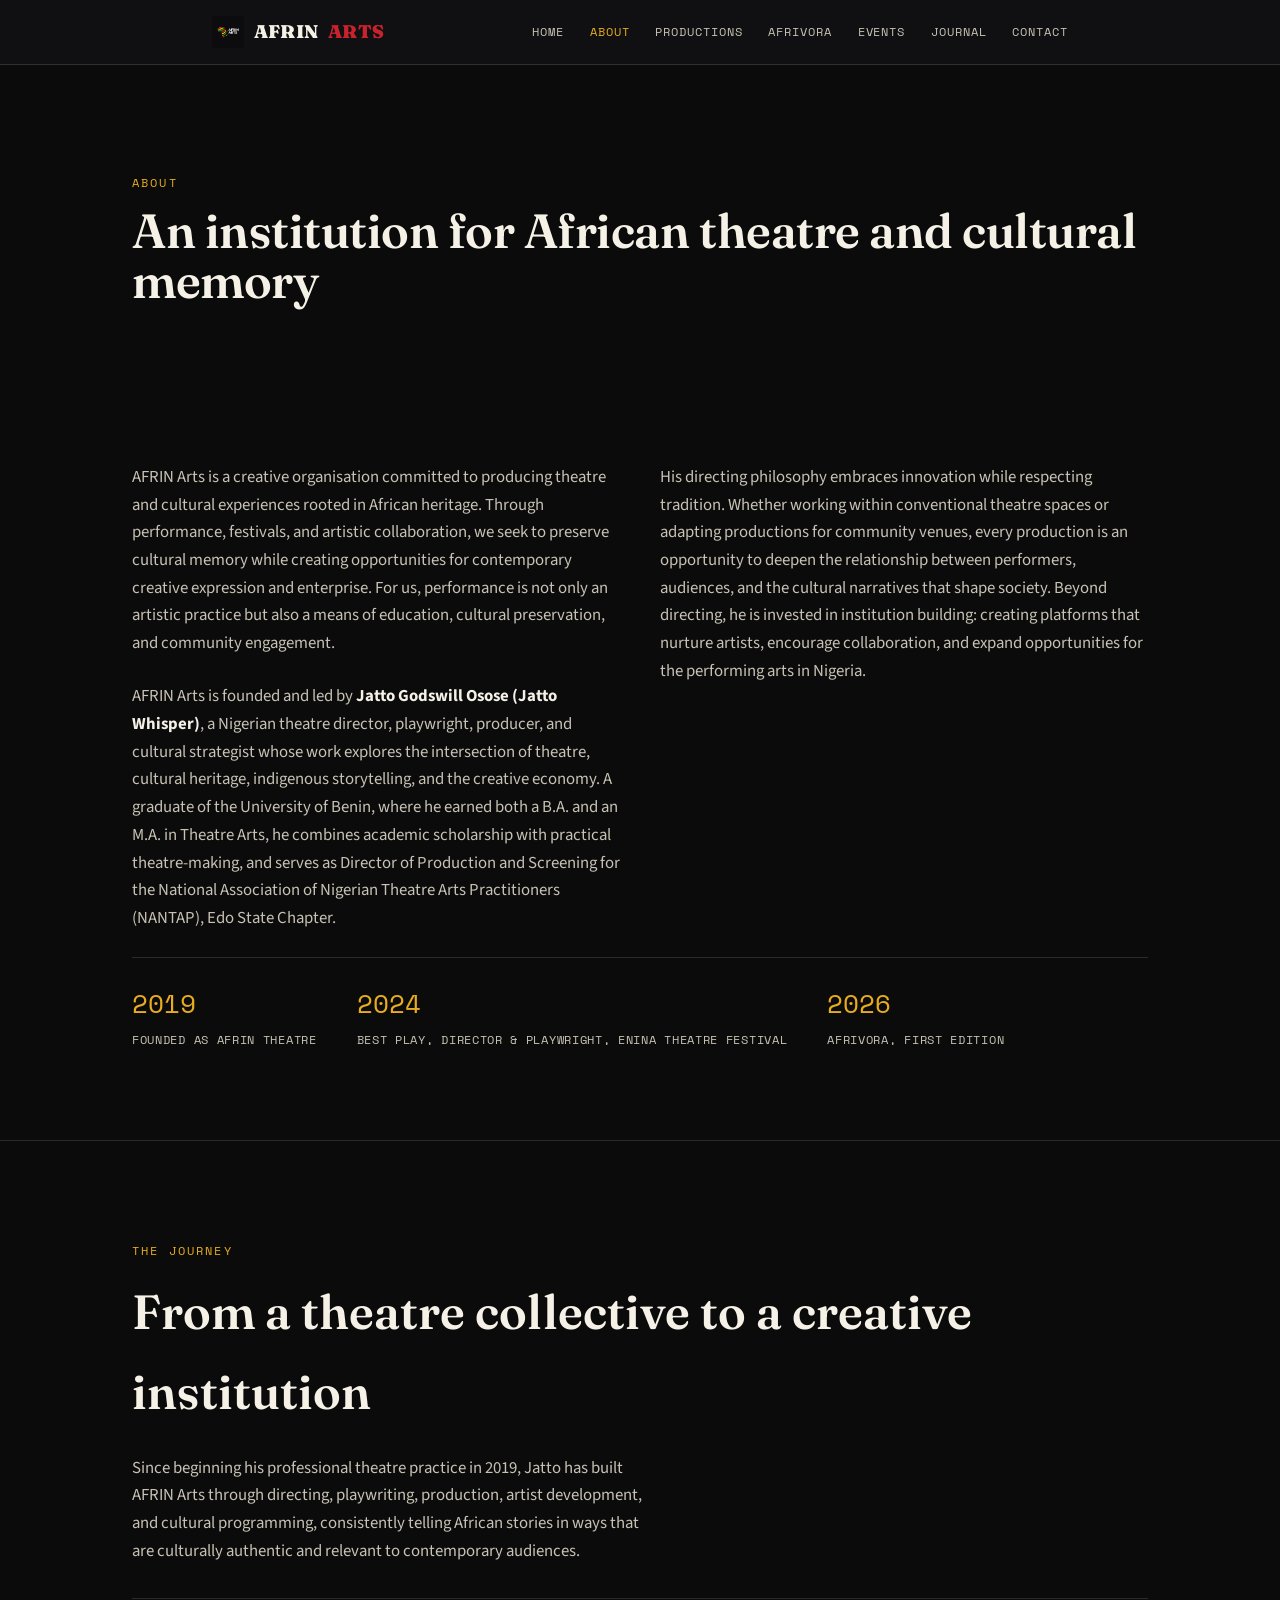
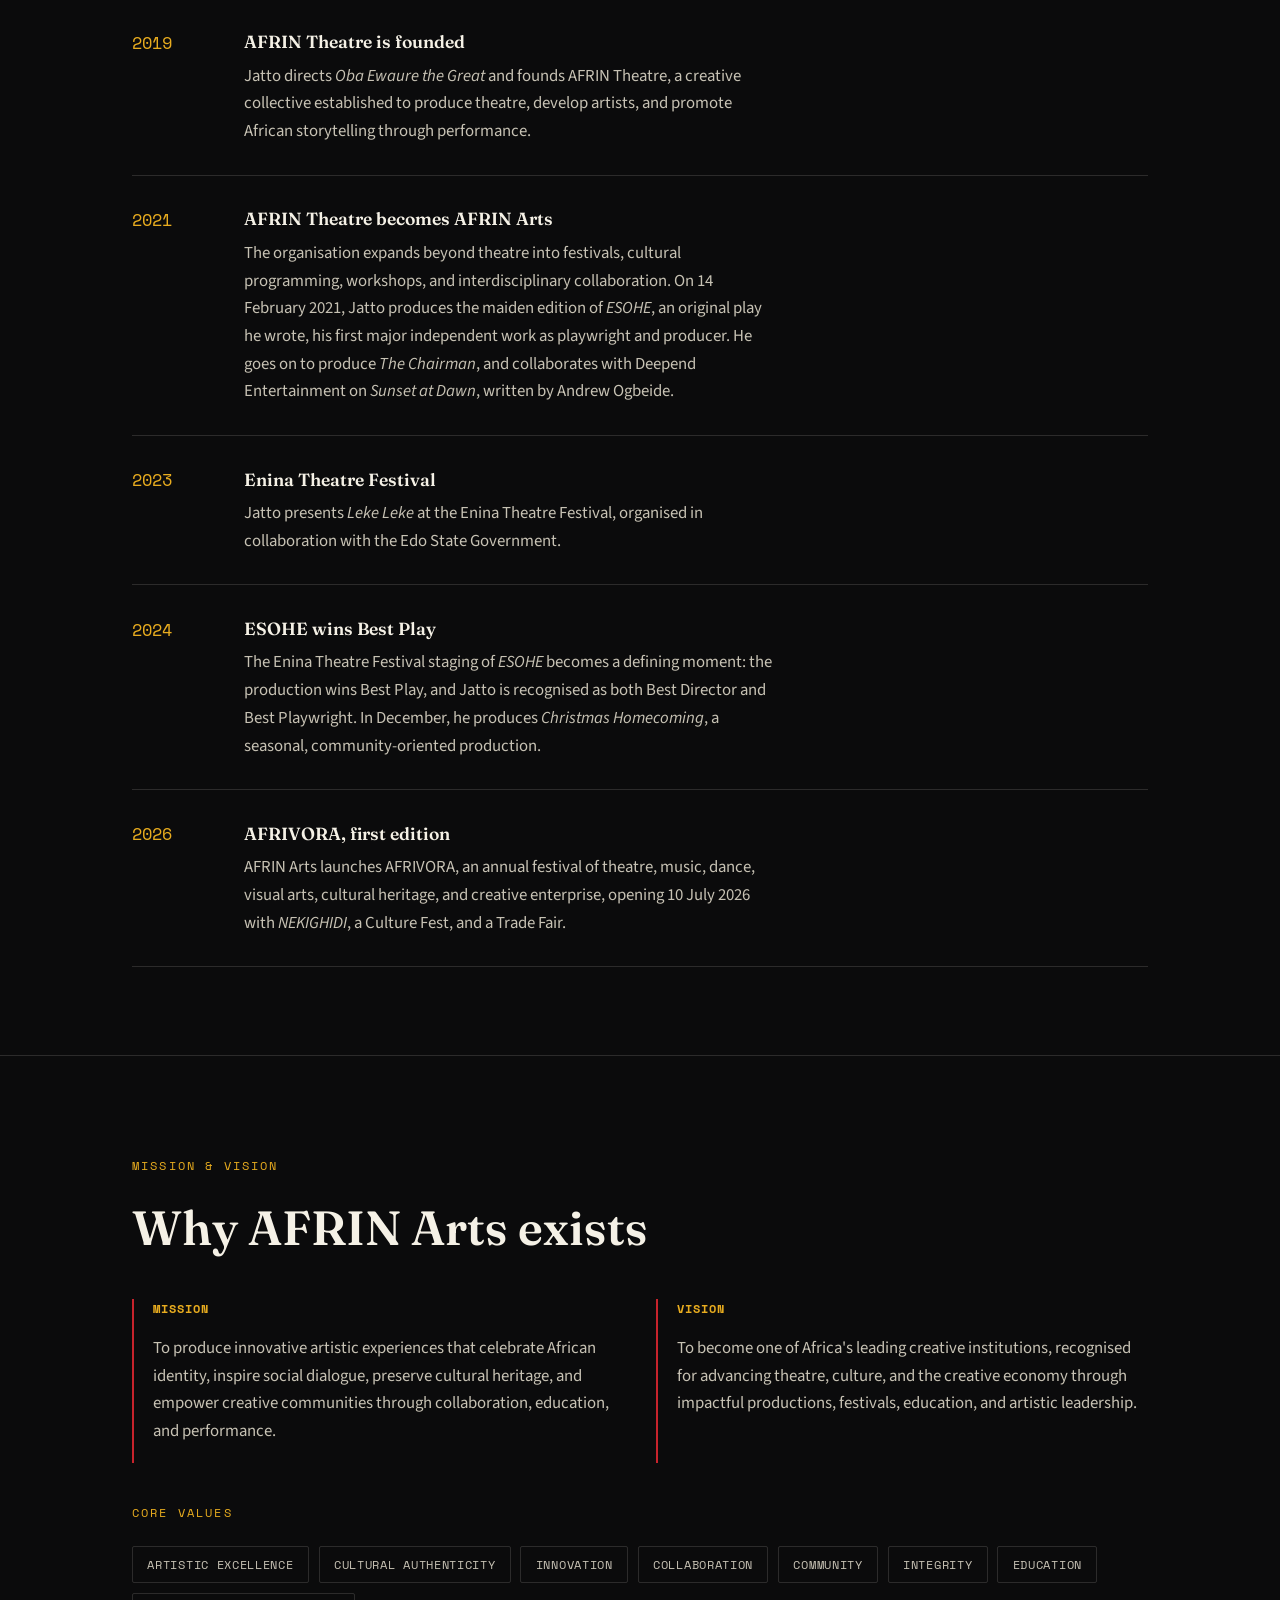
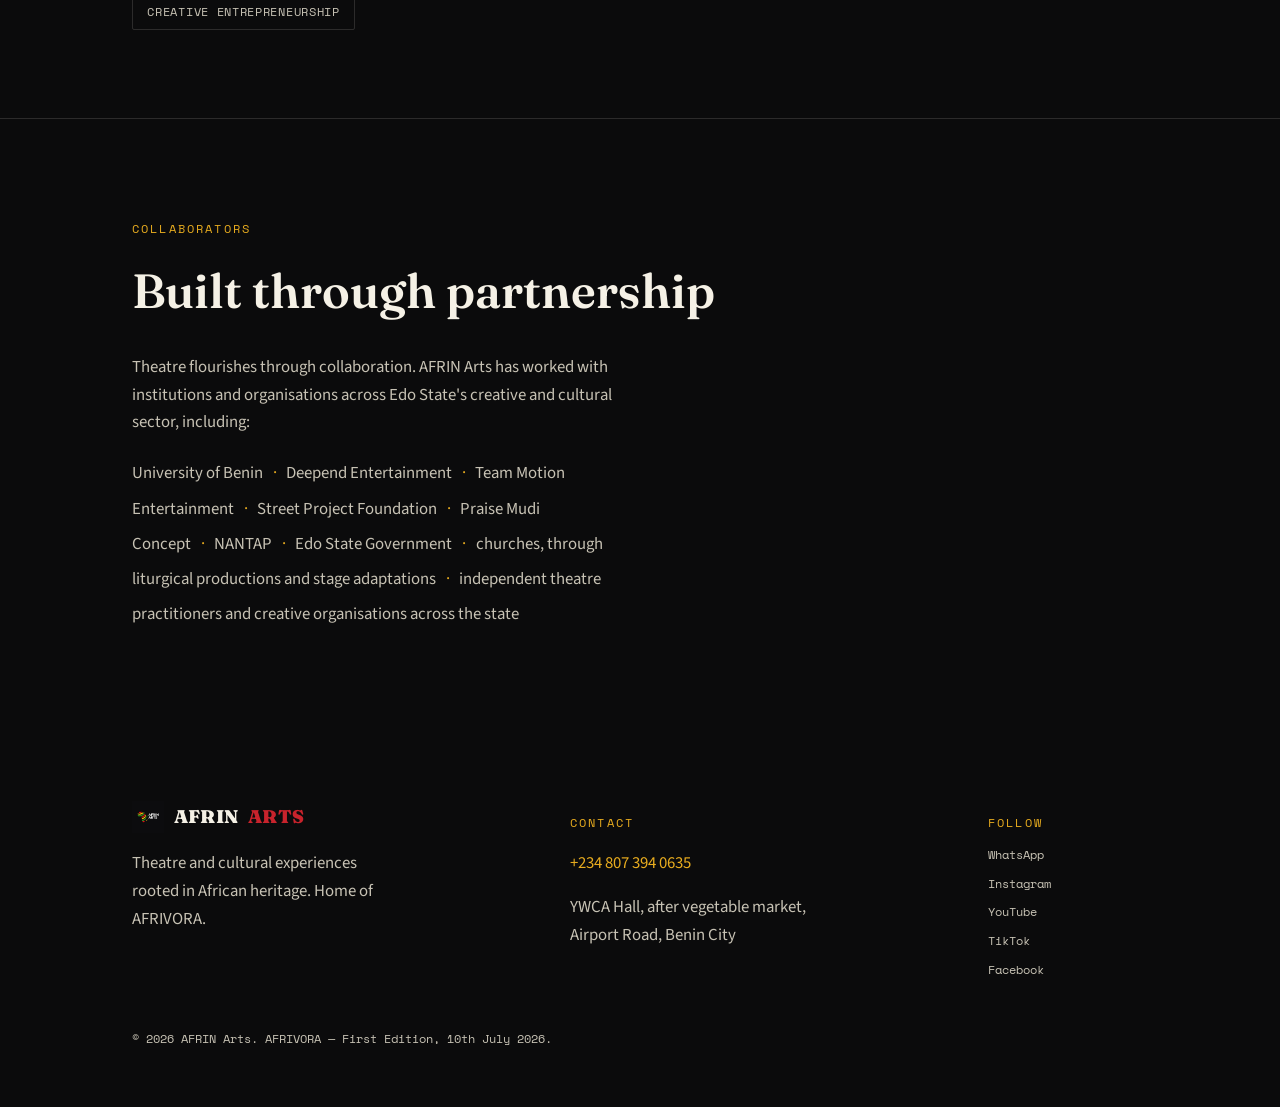
<file: about.html>
<!DOCTYPE html>
<html lang="en">
<head>
<meta charset="UTF-8">
<meta name="viewport" content="width=device-width, initial-scale=1.0">
<title>About AFRIN Arts — Theatre &amp; Cultural Institution, Benin City</title>
<meta name="description" content="AFRIN Arts is a creative organisation producing theatre and cultural experiences rooted in African heritage, founded by Jatto Godswill Osose (Jatto Whisper) in 2019.">
<link rel="preconnect" href="https://fonts.googleapis.com">
<link rel="preconnect" href="https://fonts.gstatic.com" crossorigin>
<link href="https://fonts.googleapis.com/css2?family=Fraunces:opsz,wght@9..144,400;9..144,600;9..144,900&family=Source+Sans+3:wght@400;500;600;700&family=Space+Mono:wght@400;700&display=swap" rel="stylesheet">
<link rel="stylesheet" href="styles.css">
</head>
<body>

<header class="site-nav">
  <div class="nav-inner">
    <div class="brand"><a href="index.html" style="display:flex;align-items:center;gap:0.6rem;text-decoration:none;"><img src="images/afrin-arts-logo.jpg" alt="AFRIN Arts logo"> AFRIN <span>ARTS</span></a></div>
    <nav class="links">
      <a href="index.html">Home</a>
      <a href="about.html" class="active">About</a>
      <a href="productions.html">Productions</a>
      <a href="afrivora.html">AFRIVORA</a>
      <a href="events.html">Events</a>
      <a href="journal.html">Journal</a>
      <a href="contact.html">Contact</a>
    </nav>
  </div>
</header>

<section class="hero no-border" style="padding-bottom:1rem;">
  <div class="wrap">
    <p class="eyebrow">About</p>
    <h1 style="font-size:var(--fs-h2);">An institution for African theatre and cultural memory</h1>
  </div>
</section>

<section id="about">
  <div class="wrap">
    <div class="about-grid">
      <p>AFRIN Arts is a creative organisation committed to producing theatre and cultural experiences rooted in African heritage. Through performance, festivals, and artistic collaboration, we seek to preserve cultural memory while creating opportunities for contemporary creative expression and enterprise. For us, performance is not only an artistic practice but also a means of education, cultural preservation, and community engagement.</p>
      <p>AFRIN Arts is founded and led by <strong>Jatto Godswill Osose (Jatto Whisper)</strong>, a Nigerian theatre director, playwright, producer, and cultural strategist whose work explores the intersection of theatre, cultural heritage, indigenous storytelling, and the creative economy. A graduate of the University of Benin, where he earned both a B.A. and an M.A. in Theatre Arts, he combines academic scholarship with practical theatre-making, and serves as Director of Production and Screening for the National Association of Nigerian Theatre Arts Practitioners (NANTAP), Edo State Chapter.</p>
      <p>His directing philosophy embraces innovation while respecting tradition. Whether working within conventional theatre spaces or adapting productions for community venues, every production is an opportunity to deepen the relationship between performers, audiences, and the cultural narratives that shape society. Beyond directing, he is invested in institution building: creating platforms that nurture artists, encourage collaboration, and expand opportunities for the performing arts in Nigeria.</p>
    </div>
    <div class="stat-row">
      <div class="stat"><span class="num">2019</span><span class="label">Founded as AFRIN Theatre</span></div>
      <div class="stat"><span class="num">2024</span><span class="label">Best Play, Director &amp; Playwright, Enina Theatre Festival</span></div>
      <div class="stat"><span class="num">2026</span><span class="label">AFRIVORA, first edition</span></div>
    </div>
  </div>
</section>

<section id="journey">
  <div class="wrap">
    <p class="eyebrow">The Journey</p>
    <h2>From a theatre collective to a creative institution</h2>
    <p>Since beginning his professional theatre practice in 2019, Jatto has built AFRIN Arts through directing, playwriting, production, artist development, and cultural programming, consistently telling African stories in ways that are culturally authentic and relevant to contemporary audiences.</p>

    <div class="timeline">
      <div class="tl-item">
        <div class="tl-year">2019</div>
        <div>
          <h4>AFRIN Theatre is founded</h4>
          <p>Jatto directs <em>Oba Ewaure the Great</em> and founds AFRIN Theatre, a creative collective established to produce theatre, develop artists, and promote African storytelling through performance.</p>
        </div>
      </div>
      <div class="tl-item">
        <div class="tl-year">2021</div>
        <div>
          <h4>AFRIN Theatre becomes AFRIN Arts</h4>
          <p>The organisation expands beyond theatre into festivals, cultural programming, workshops, and interdisciplinary collaboration. On 14 February 2021, Jatto produces the maiden edition of <em>ESOHE</em>, an original play he wrote, his first major independent work as playwright and producer. He goes on to produce <em>The Chairman</em>, and collaborates with Deepend Entertainment on <em>Sunset at Dawn</em>, written by Andrew Ogbeide.</p>
        </div>
      </div>
      <div class="tl-item">
        <div class="tl-year">2023</div>
        <div>
          <h4>Enina Theatre Festival</h4>
          <p>Jatto presents <em>Leke Leke</em> at the Enina Theatre Festival, organised in collaboration with the Edo State Government.</p>
        </div>
      </div>
      <div class="tl-item">
        <div class="tl-year">2024</div>
        <div>
          <h4>ESOHE wins Best Play</h4>
          <p>The Enina Theatre Festival staging of <em>ESOHE</em> becomes a defining moment: the production wins Best Play, and Jatto is recognised as both Best Director and Best Playwright. In December, he produces <em>Christmas Homecoming</em>, a seasonal, community-oriented production.</p>
        </div>
      </div>
      <div class="tl-item">
        <div class="tl-year">2026</div>
        <div>
          <h4>AFRIVORA, first edition</h4>
          <p>AFRIN Arts launches AFRIVORA, an annual festival of theatre, music, dance, visual arts, cultural heritage, and creative enterprise, opening 10 July 2026 with <em>NEKIGHIDI</em>, a Culture Fest, and a Trade Fair.</p>
        </div>
      </div>
    </div>
  </div>
</section>

<section>
  <div class="wrap">
    <p class="eyebrow">Mission &amp; Vision</p>
    <h2>Why AFRIN Arts exists</h2>
    <div class="mv-grid">
      <div class="mv-card">
        <h4>Mission</h4>
        <p>To produce innovative artistic experiences that celebrate African identity, inspire social dialogue, preserve cultural heritage, and empower creative communities through collaboration, education, and performance.</p>
      </div>
      <div class="mv-card">
        <h4>Vision</h4>
        <p>To become one of Africa's leading creative institutions, recognised for advancing theatre, culture, and the creative economy through impactful productions, festivals, education, and artistic leadership.</p>
      </div>
    </div>
    <p class="eyebrow" style="margin-top:2.5rem;">Core Values</p>
    <div class="values-grid">
      <span class="value-chip">Artistic Excellence</span>
      <span class="value-chip">Cultural Authenticity</span>
      <span class="value-chip">Innovation</span>
      <span class="value-chip">Collaboration</span>
      <span class="value-chip">Community</span>
      <span class="value-chip">Integrity</span>
      <span class="value-chip">Education</span>
      <span class="value-chip">Creative Entrepreneurship</span>
    </div>
  </div>
</section>

<section class="no-border">
  <div class="wrap">
    <p class="eyebrow">Collaborators</p>
    <h2>Built through partnership</h2>
    <p>Theatre flourishes through collaboration. AFRIN Arts has worked with institutions and organisations across Edo State's creative and cultural sector, including:</p>
    <p class="collab-list">
      University of Benin<span class="dot">·</span>Deepend Entertainment<span class="dot">·</span>Team Motion Entertainment<span class="dot">·</span>Street Project Foundation<span class="dot">·</span>Praise Mudi Concept<span class="dot">·</span>NANTAP<span class="dot">·</span>Edo State Government<span class="dot">·</span>churches, through liturgical productions and stage adaptations<span class="dot">·</span>independent theatre practitioners and creative organisations across the state
    </p>
  </div>
</section>

<footer id="contact">
  <div class="wrap">
    <div class="foot-grid">
      <div>
        <div class="brand"><img src="images/afrin-arts-logo.jpg" alt="AFRIN Arts logo"> AFRIN <span>ARTS</span></div>
        <p style="color:var(--ivory-dim); max-width:32ch;">Theatre and cultural experiences rooted in African heritage. Home of AFRIVORA.</p>
      </div>
      <div>
        <p class="eyebrow">Contact</p>
        <p><a class="contact" href="tel:+2348073940635">+234 807 394 0635</a></p>
        <p style="color:var(--ivory-dim);">YWCA Hall, after vegetable market,<br>Airport Road, Benin City</p>
      </div>
      <div>
        <p class="eyebrow">Follow</p>
        <p class="social-links">
          <a href="https://wa.me/2349036796700" target="_blank" rel="noopener">WhatsApp</a>
          <a href="https://www.instagram.com/jatto_whisper_afrin_arts" target="_blank" rel="noopener">Instagram</a>
          <a href="https://youtube.com/@jattowhispertheatre" target="_blank" rel="noopener">YouTube</a>
          <a href="https://www.tiktok.com/@jatto_whisper" target="_blank" rel="noopener">TikTok</a>
          <a href="https://www.facebook.com/AfrinArts" target="_blank" rel="noopener">Facebook</a>
        </p>
      </div>
    </div>
    <p class="fine">© 2026 AFRIN Arts. AFRIVORA — First Edition, 10th July 2026.</p>
  </div>
</footer>

</body>
</html>
</file>
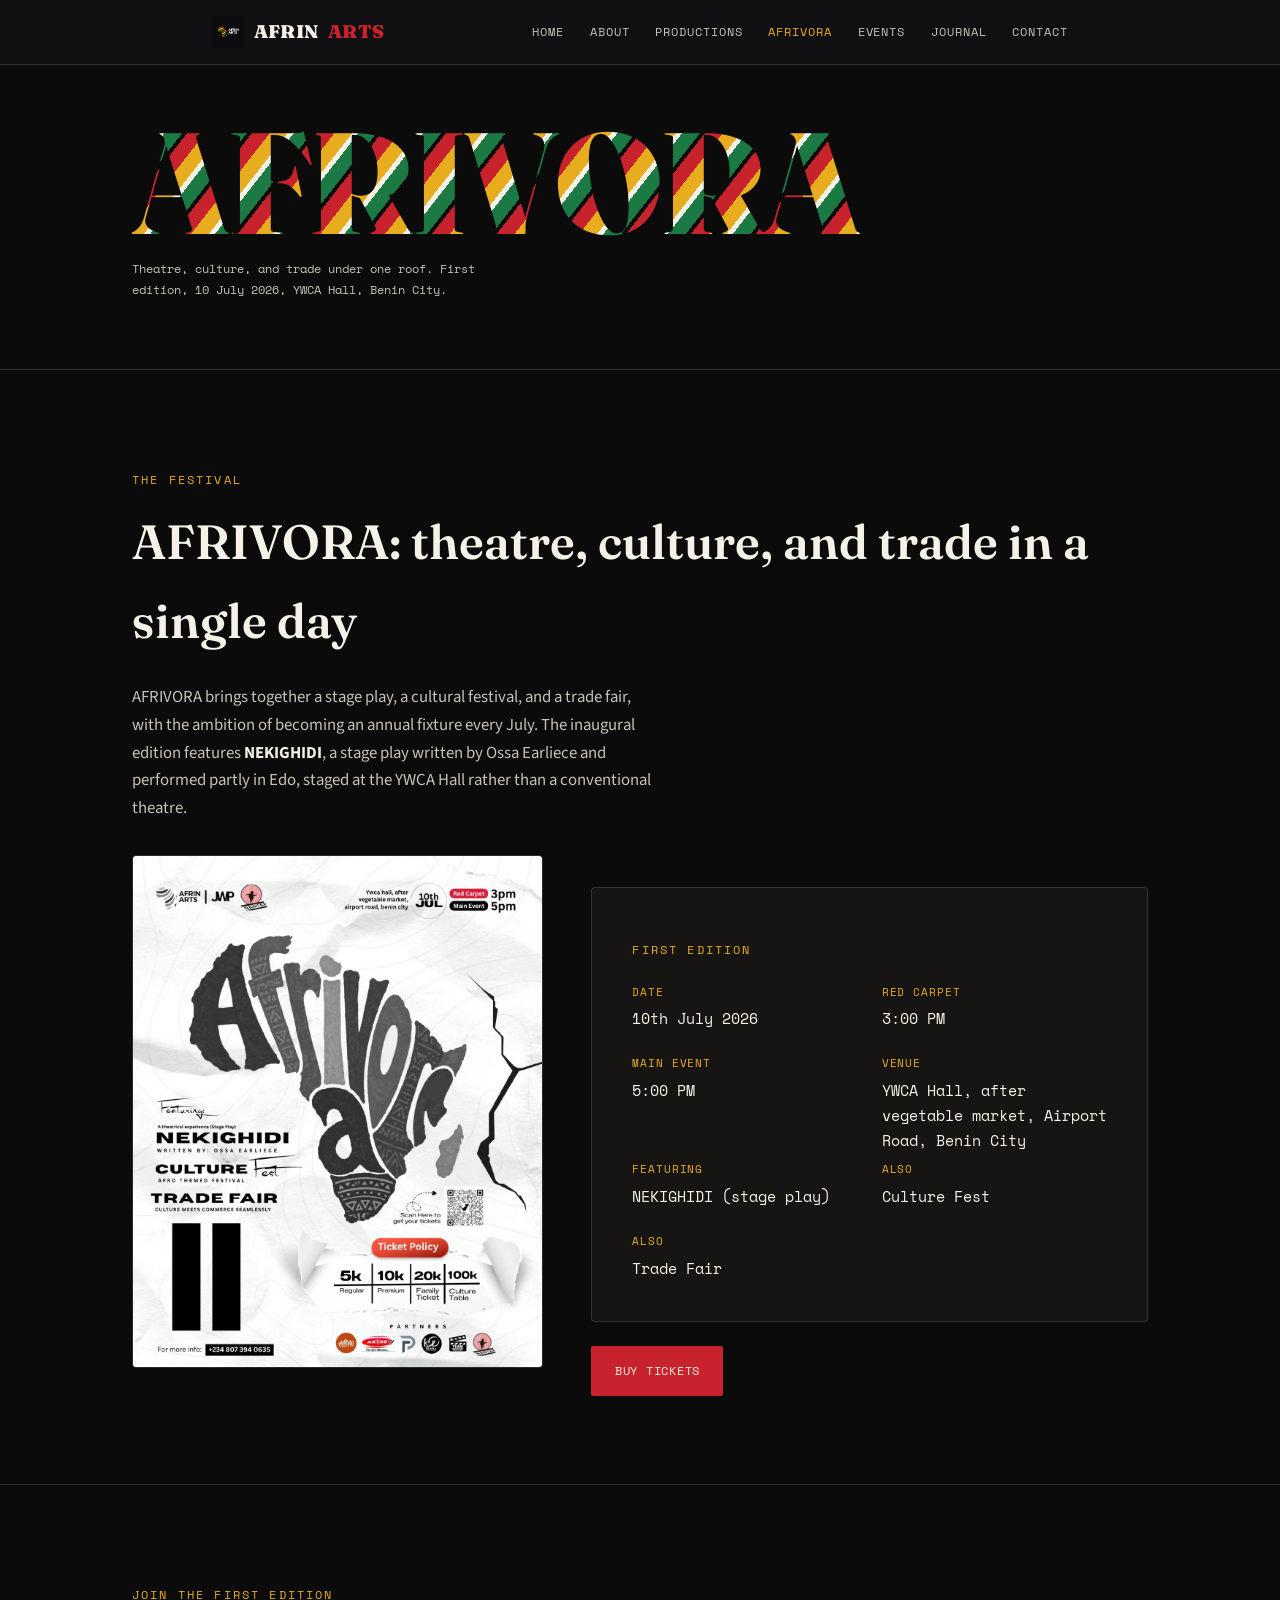
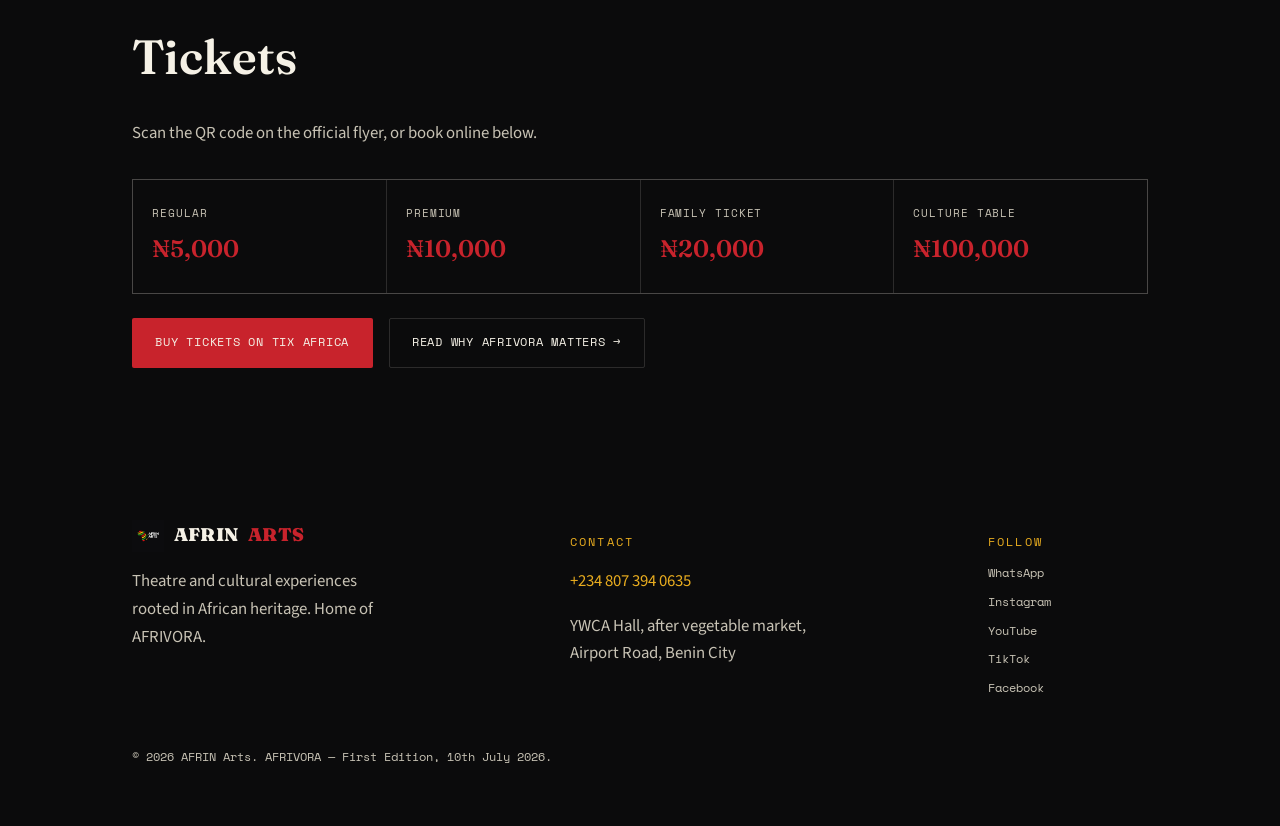
<file: afrivora.html>
<!DOCTYPE html>
<html lang="en">
<head>
<meta charset="UTF-8">
<meta name="viewport" content="width=device-width, initial-scale=1.0">
<title>AFRIVORA — First Edition, 10 July 2026 | AFRIN Arts</title>
<meta name="description" content="AFRIVORA is an annual festival of theatre, culture, and trade by AFRIN Arts. First edition 10 July 2026 at the YWCA Hall, Benin City, featuring the stage play NEKIGHIDI.">
<link rel="preconnect" href="https://fonts.googleapis.com">
<link rel="preconnect" href="https://fonts.gstatic.com" crossorigin>
<link href="https://fonts.googleapis.com/css2?family=Fraunces:opsz,wght@9..144,400;9..144,600;9..144,900&family=Source+Sans+3:wght@400;500;600;700&family=Space+Mono:wght@400;700&display=swap" rel="stylesheet">
<link rel="stylesheet" href="styles.css">
</head>
<body>

<header class="site-nav">
  <div class="nav-inner">
    <div class="brand"><a href="index.html" style="display:flex;align-items:center;gap:0.6rem;text-decoration:none;"><img src="images/afrin-arts-logo.jpg" alt="AFRIN Arts logo"> AFRIN <span>ARTS</span></a></div>
    <nav class="links">
      <a href="index.html">Home</a>
      <a href="about.html">About</a>
      <a href="productions.html">Productions</a>
      <a href="afrivora.html" class="active">AFRIVORA</a>
      <a href="events.html">Events</a>
      <a href="journal.html">Journal</a>
      <a href="contact.html">Contact</a>
    </nav>
  </div>
</header>

<div class="mark-band" style="border-top:none;">
  <div class="wrap">
    <p class="afrivora-mark">AFRIVORA</p>
    <p class="mark-caption">Theatre, culture, and trade under one roof. First edition, 10 July 2026, YWCA Hall, Benin City.</p>
  </div>
</div>

<section id="afrivora">
  <div class="wrap">
    <p class="eyebrow">The Festival</p>
    <h2>AFRIVORA: theatre, culture, and trade in a single day</h2>
    <p>AFRIVORA brings together a stage play, a cultural festival, and a trade fair, with the ambition of becoming an annual fixture every July. The inaugural edition features <strong>NEKIGHIDI</strong>, a stage play written by Ossa Earliece and performed partly in Edo, staged at the YWCA Hall rather than a conventional theatre.</p>

    <div class="flyer-row">
      <figure class="flyer-figure">
        <img src="images/afrivora-flyer.jpg" alt="AFRIVORA official flyer, first edition, 10th July 2026, YWCA Hall, Benin City">
      </figure>
      <div class="flyer-side">
        <div class="event-card">
          <p class="eyebrow" style="margin-bottom:0;">First Edition</p>
          <div class="event-meta">
            <div>
              <div class="k">Date</div>
              <div class="v">10th July 2026</div>
            </div>
            <div>
              <div class="k">Red Carpet</div>
              <div class="v">3:00 PM</div>
            </div>
            <div>
              <div class="k">Main Event</div>
              <div class="v">5:00 PM</div>
            </div>
            <div>
              <div class="k">Venue</div>
              <div class="v">YWCA Hall, after vegetable market, Airport Road, Benin City</div>
            </div>
          </div>
          <div class="event-meta" style="margin-top:0.5rem;">
            <div>
              <div class="k">Featuring</div>
              <div class="v">NEKIGHIDI (stage play)</div>
            </div>
            <div>
              <div class="k">Also</div>
              <div class="v">Culture Fest</div>
            </div>
            <div>
              <div class="k">Also</div>
              <div class="v">Trade Fair</div>
            </div>
          </div>
        </div>
        <div class="hero-actions" style="margin-top:1.5rem;">
          <a class="btn primary" href="https://tix.africa/discover/afrivora-nekighidi" target="_blank" rel="noopener">Buy Tickets</a>
        </div>
      </div>
    </div>
  </div>
</section>

<section id="tickets" class="no-border">
  <div class="wrap">
    <p class="eyebrow">Join the First Edition</p>
    <h2>Tickets</h2>
    <p>Scan the QR code on the official flyer, or book online below.</p>
    <div class="ticket-grid">
      <div class="ticket"><div class="tname">Regular</div><div class="tprice">₦5,000</div></div>
      <div class="ticket"><div class="tname">Premium</div><div class="tprice">₦10,000</div></div>
      <div class="ticket"><div class="tname">Family Ticket</div><div class="tprice">₦20,000</div></div>
      <div class="ticket"><div class="tname">Culture Table</div><div class="tprice">₦100,000</div></div>
    </div>
    <div class="hero-actions" style="margin-top:1.5rem;">
      <a class="btn primary" href="https://tix.africa/discover/afrivora-nekighidi" target="_blank" rel="noopener">Buy Tickets on Tix Africa</a>
      <a class="btn ghost" href="journal.html">Read why AFRIVORA matters →</a>
    </div>
  </div>
</section>

<footer id="contact">
  <div class="wrap">
    <div class="foot-grid">
      <div>
        <div class="brand"><img src="images/afrin-arts-logo.jpg" alt="AFRIN Arts logo"> AFRIN <span>ARTS</span></div>
        <p style="color:var(--ivory-dim); max-width:32ch;">Theatre and cultural experiences rooted in African heritage. Home of AFRIVORA.</p>
      </div>
      <div>
        <p class="eyebrow">Contact</p>
        <p><a class="contact" href="tel:+2348073940635">+234 807 394 0635</a></p>
        <p style="color:var(--ivory-dim);">YWCA Hall, after vegetable market,<br>Airport Road, Benin City</p>
      </div>
      <div>
        <p class="eyebrow">Follow</p>
        <p class="social-links">
          <a href="https://wa.me/2349036796700" target="_blank" rel="noopener">WhatsApp</a>
          <a href="https://www.instagram.com/jatto_whisper_afrin_arts" target="_blank" rel="noopener">Instagram</a>
          <a href="https://youtube.com/@jattowhispertheatre" target="_blank" rel="noopener">YouTube</a>
          <a href="https://www.tiktok.com/@jatto_whisper" target="_blank" rel="noopener">TikTok</a>
          <a href="https://www.facebook.com/AfrinArts" target="_blank" rel="noopener">Facebook</a>
        </p>
      </div>
    </div>
    <p class="fine">© 2026 AFRIN Arts. AFRIVORA — First Edition, 10th July 2026.</p>
  </div>
</footer>

</body>
</html>
</file>
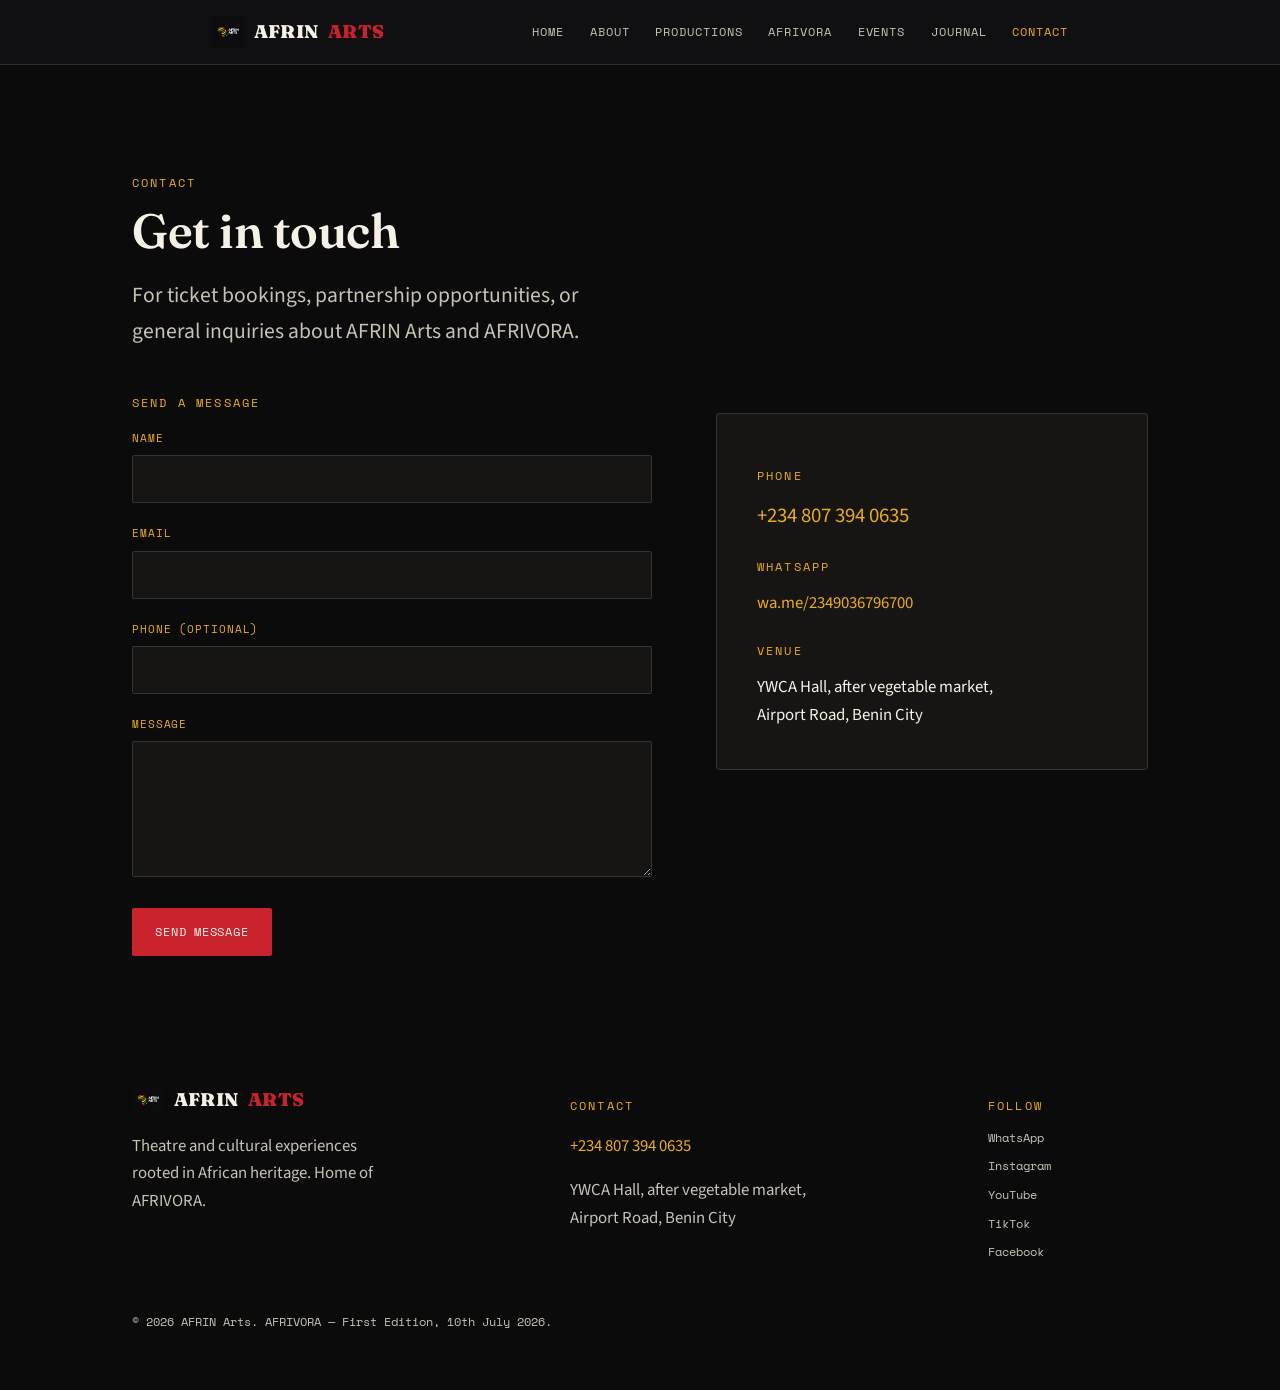
<file: contact.html>
<!DOCTYPE html>
<html lang="en">
<head>
<meta charset="UTF-8">
<meta name="viewport" content="width=device-width, initial-scale=1.0">
<title>Contact — AFRIN Arts</title>
<meta name="description" content="Get in touch with AFRIN Arts for inquiries, partnerships, or AFRIVORA ticket bookings.">
<link rel="preconnect" href="https://fonts.googleapis.com">
<link rel="preconnect" href="https://fonts.gstatic.com" crossorigin>
<link href="https://fonts.googleapis.com/css2?family=Fraunces:opsz,wght@9..144,400;9..144,600;9..144,900&family=Source+Sans+3:wght@400;500;600;700&family=Space+Mono:wght@400;700&display=swap" rel="stylesheet">
<link rel="stylesheet" href="styles.css">
</head>
<body>

<header class="site-nav">
  <div class="nav-inner">
    <div class="brand"><a href="index.html" style="display:flex;align-items:center;gap:0.6rem;text-decoration:none;"><img src="images/afrin-arts-logo.jpg" alt="AFRIN Arts logo"> AFRIN <span>ARTS</span></a></div>
    <nav class="links">
      <a href="index.html">Home</a>
      <a href="about.html">About</a>
      <a href="productions.html">Productions</a>
      <a href="afrivora.html">AFRIVORA</a>
      <a href="events.html">Events</a>
      <a href="journal.html">Journal</a>
      <a href="contact.html" class="active">Contact</a>
    </nav>
  </div>
</header>

<section class="hero no-border">
  <div class="wrap">
    <p class="eyebrow">Contact</p>
    <h1 style="font-size:var(--fs-h2);">Get in touch</h1>
    <p class="lede">For ticket bookings, partnership opportunities, or general inquiries about AFRIN Arts and AFRIVORA.</p>

    <div class="hero-grid" style="margin-top:2rem; align-items:start;">
      <div>
        <p class="eyebrow" style="margin-bottom:1rem;">Send a Message</p>
        <form name="contact" method="POST" data-netlify="true" netlify-honeypot="bot-field" action="/thank-you.html" class="contact-form">
          <input type="hidden" name="form-name" value="contact">
          <p class="form-hide">
            <label>Don't fill this out if you're human: <input name="bot-field"></label>
          </p>
          <div class="form-row">
            <label for="name">Name</label>
            <input type="text" id="name" name="name" required>
          </div>
          <div class="form-row">
            <label for="email">Email</label>
            <input type="email" id="email" name="email" required>
          </div>
          <div class="form-row">
            <label for="phone">Phone (optional)</label>
            <input type="tel" id="phone" name="phone">
          </div>
          <div class="form-row">
            <label for="message">Message</label>
            <textarea id="message" name="message" rows="5" required></textarea>
          </div>
          <button type="submit" class="btn primary">Send Message</button>
        </form>
      </div>

      <div class="event-card">
        <p class="eyebrow" style="margin-bottom:0.8rem;">Phone</p>
        <p style="margin:0 0 1.5rem;"><a class="contact" style="color:var(--bronze); font-size:1.3rem; text-decoration:none;" href="tel:+2348073940635">+234 807 394 0635</a></p>
        <p class="eyebrow" style="margin-bottom:0.8rem;">WhatsApp</p>
        <p style="margin:0 0 1.5rem;"><a class="contact" style="color:var(--bronze); text-decoration:none;" href="https://wa.me/2349036796700" target="_blank" rel="noopener">wa.me/2349036796700</a></p>
        <p class="eyebrow" style="margin-bottom:0.8rem;">Venue</p>
        <p style="margin:0; color:var(--ivory);">YWCA Hall, after vegetable market,<br>Airport Road, Benin City</p>
      </div>
    </div>
  </div>
</section>

<footer id="contact">
  <div class="wrap">
    <div class="foot-grid">
      <div>
        <div class="brand"><img src="images/afrin-arts-logo.jpg" alt="AFRIN Arts logo"> AFRIN <span>ARTS</span></div>
        <p style="color:var(--ivory-dim); max-width:32ch;">Theatre and cultural experiences rooted in African heritage. Home of AFRIVORA.</p>
      </div>
      <div>
        <p class="eyebrow">Contact</p>
        <p><a class="contact" href="tel:+2348073940635">+234 807 394 0635</a></p>
        <p style="color:var(--ivory-dim);">YWCA Hall, after vegetable market,<br>Airport Road, Benin City</p>
      </div>
      <div>
        <p class="eyebrow">Follow</p>
        <p class="social-links">
          <a href="https://wa.me/2349036796700" target="_blank" rel="noopener">WhatsApp</a>
          <a href="https://www.instagram.com/jatto_whisper_afrin_arts" target="_blank" rel="noopener">Instagram</a>
          <a href="https://youtube.com/@jattowhispertheatre" target="_blank" rel="noopener">YouTube</a>
          <a href="https://www.tiktok.com/@jatto_whisper" target="_blank" rel="noopener">TikTok</a>
          <a href="https://www.facebook.com/AfrinArts" target="_blank" rel="noopener">Facebook</a>
        </p>
      </div>
    </div>
    <p class="fine">© 2026 AFRIN Arts. AFRIVORA — First Edition, 10th July 2026.</p>
  </div>
</footer>

</body>
</html>
</file>
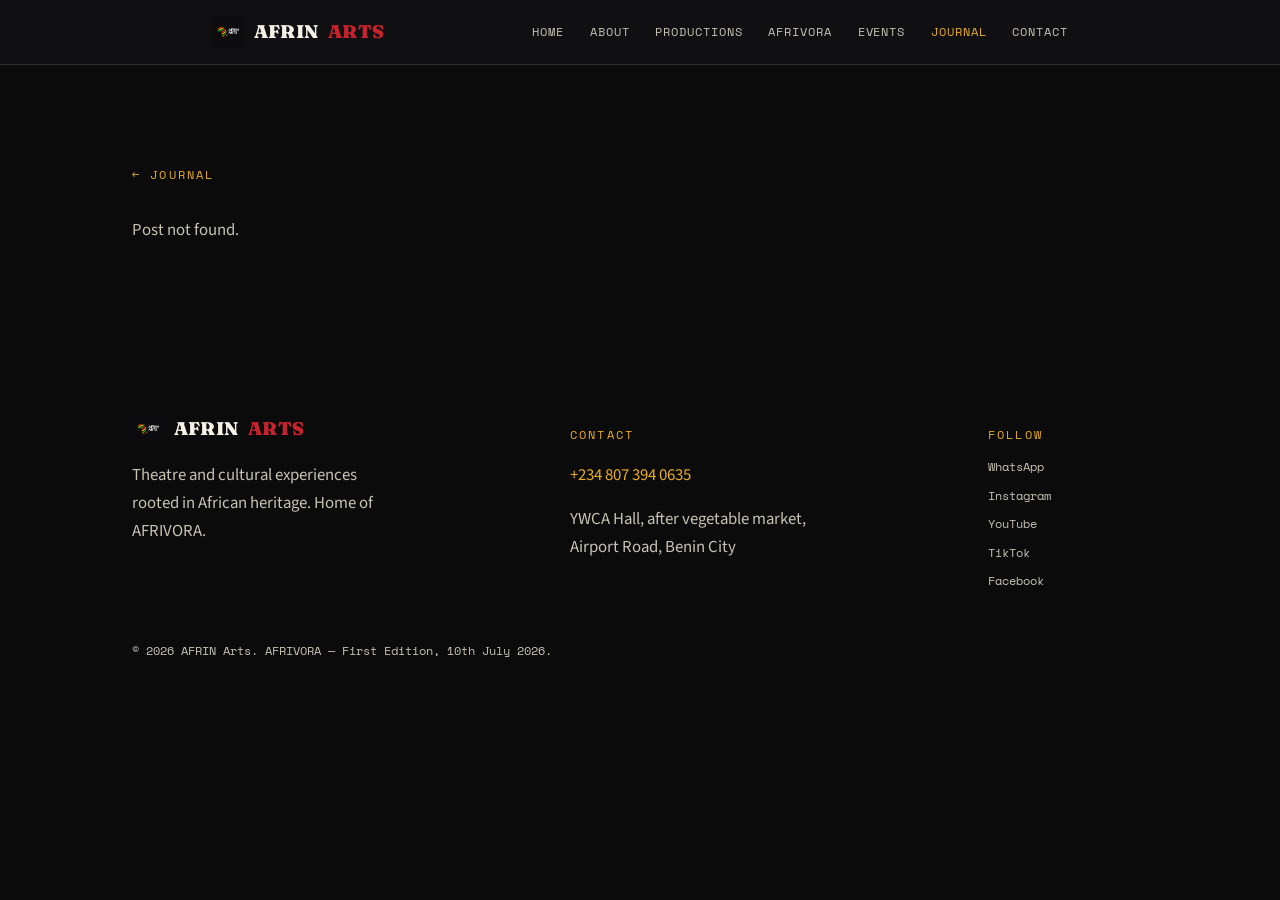
<file: journal-post.html>
<!DOCTYPE html>
<html lang="en">
<head>
<meta charset="UTF-8">
<meta name="viewport" content="width=device-width, initial-scale=1.0">
<title id="page-title">Journal — AFRIN Arts</title>
<meta name="description" content="Essays and updates from AFRIN Arts.">
<link rel="preconnect" href="https://fonts.googleapis.com">
<link rel="preconnect" href="https://fonts.gstatic.com" crossorigin>
<link href="https://fonts.googleapis.com/css2?family=Fraunces:opsz,wght@9..144,400;9..144,600;9..144,900&family=Source+Sans+3:wght@400;500;600;700&family=Space+Mono:wght@400;700&display=swap" rel="stylesheet">
<link rel="stylesheet" href="styles.css">
</head>
<body>

<header class="site-nav">
  <div class="nav-inner">
    <div class="brand"><a href="index.html" style="display:flex;align-items:center;gap:0.6rem;text-decoration:none;"><img src="images/afrin-arts-logo.jpg" alt="AFRIN Arts logo"> AFRIN <span>ARTS</span></a></div>
    <nav class="links">
      <a href="index.html">Home</a>
      <a href="about.html">About</a>
      <a href="productions.html">Productions</a>
      <a href="afrivora.html">AFRIVORA</a>
      <a href="events.html">Events</a>
      <a href="journal.html" class="active">Journal</a>
      <a href="contact.html">Contact</a>
    </nav>
  </div>
</header>

<section id="journal" class="no-border">
  <div class="wrap">
    <p class="eyebrow"><a href="journal.html" style="text-decoration:none; color:var(--bronze);">← Journal</a></p>
    <div id="post-root">
      <p style="color:var(--ivory-dim); margin-top:2rem;">Loading…</p>
    </div>
  </div>
</section>

<footer id="contact">
  <div class="wrap">
    <div class="foot-grid">
      <div>
        <div class="brand"><img src="images/afrin-arts-logo.jpg" alt="AFRIN Arts logo"> AFRIN <span>ARTS</span></div>
        <p style="color:var(--ivory-dim); max-width:32ch;">Theatre and cultural experiences rooted in African heritage. Home of AFRIVORA.</p>
      </div>
      <div>
        <p class="eyebrow">Contact</p>
        <p><a class="contact" href="tel:+2348073940635">+234 807 394 0635</a></p>
        <p style="color:var(--ivory-dim);">YWCA Hall, after vegetable market,<br>Airport Road, Benin City</p>
      </div>
      <div>
        <p class="eyebrow">Follow</p>
        <p class="social-links">
          <a href="https://wa.me/2349036796700" target="_blank" rel="noopener">WhatsApp</a>
          <a href="https://www.instagram.com/jatto_whisper_afrin_arts" target="_blank" rel="noopener">Instagram</a>
          <a href="https://youtube.com/@jattowhispertheatre" target="_blank" rel="noopener">YouTube</a>
          <a href="https://www.tiktok.com/@jatto_whisper" target="_blank" rel="noopener">TikTok</a>
          <a href="https://www.facebook.com/AfrinArts" target="_blank" rel="noopener">Facebook</a>
        </p>
      </div>
    </div>
    <p class="fine">© 2026 AFRIN Arts. AFRIVORA — First Edition, 10th July 2026.</p>
  </div>
</footer>

<script>
const params = new URLSearchParams(window.location.search);
const slug = params.get('slug');

fetch('content/journal.json')
  .then(r => r.json())
  .then(data => {
    const posts = data.posts || [];
    const post = posts.find(p => p.slug === slug);
    const root = document.getElementById('post-root');
    if (!post) {
      root.innerHTML = '<p style="color:var(--ivory-dim); margin-top:2rem;">Post not found.</p>';
      return;
    }
    document.getElementById('page-title').textContent = post.title + ' — AFRIN Arts Journal';
    const dateStr = new Date(post.date).toLocaleDateString('en-GB', {day:'numeric', month:'long', year:'numeric'});
    root.innerHTML = `
      <h1 style="font-family:var(--display); font-weight:600; font-size:var(--fs-h2); margin:0.5rem 0 0.5rem;">${post.title}</h1>
      <p style="font-family:var(--mono); font-size:0.78rem; color:var(--ivory-dim);">${dateStr}${post.author ? ' · ' + post.author : ''}</p>
      <article class="post">${post.body || ''}</article>
    `;
  })
  .catch(() => {
    document.getElementById('post-root').innerHTML = '<p style="color:var(--ivory-dim); margin-top:2rem;">Could not load post.</p>';
  });
</script>

</body>
</html>
</file>
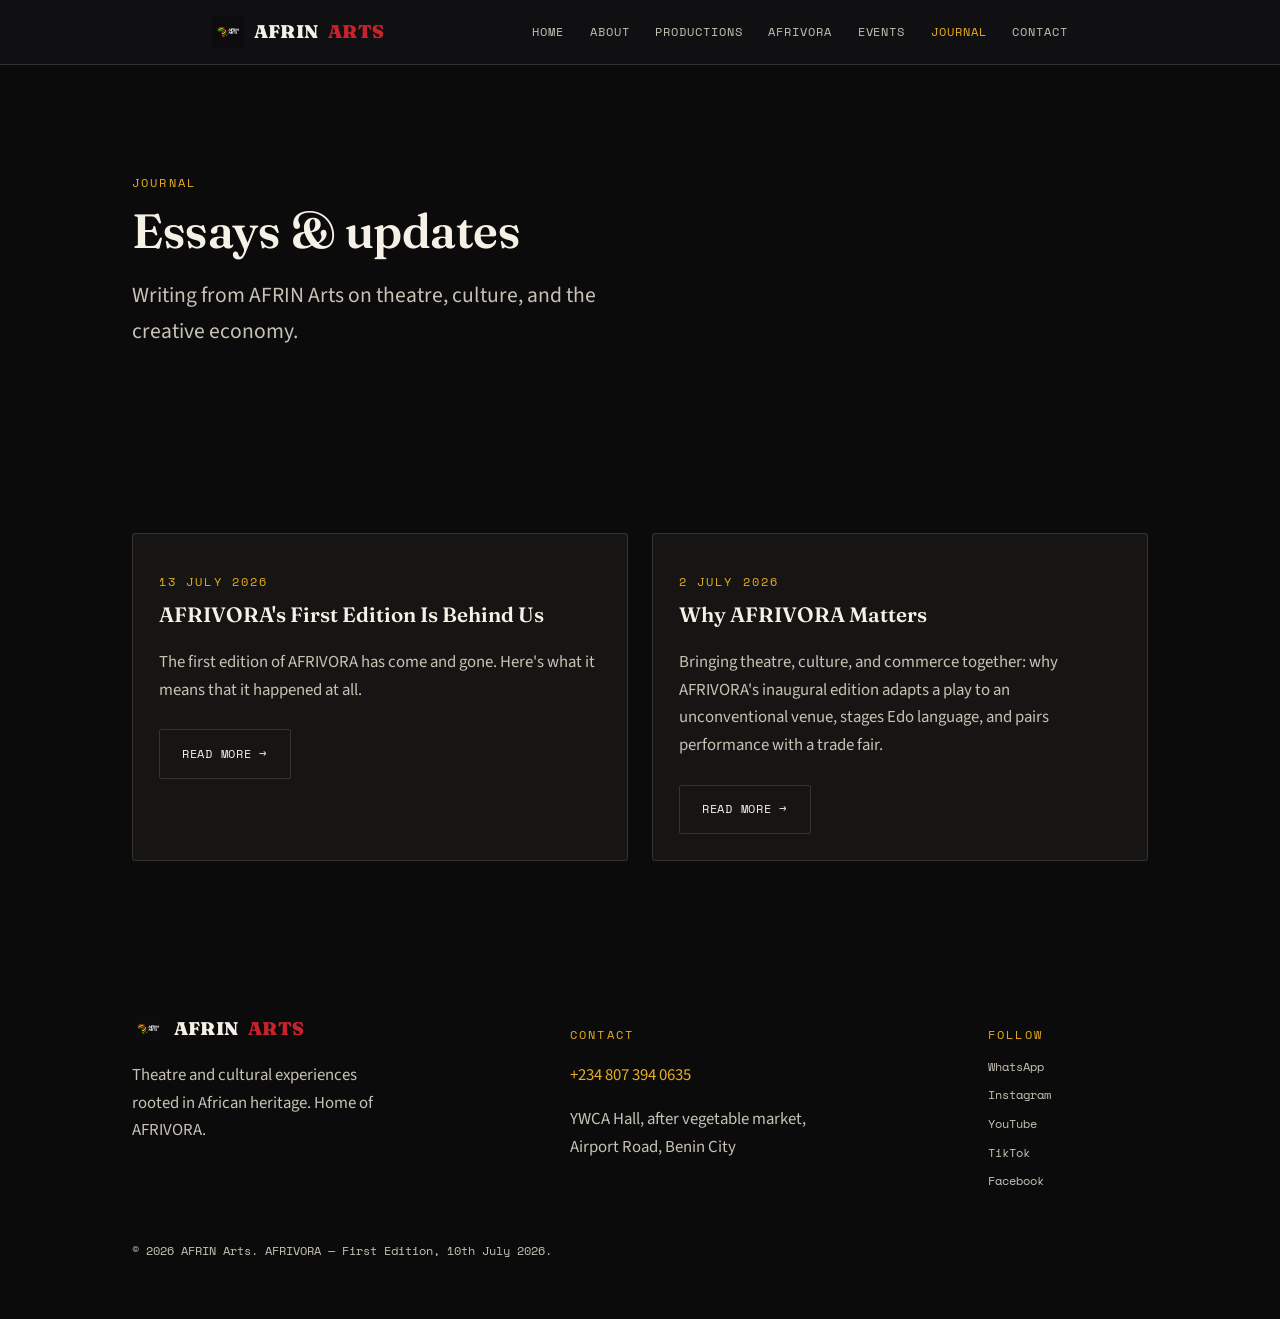
<file: journal.html>
<!DOCTYPE html>
<html lang="en">
<head>
<meta charset="UTF-8">
<meta name="viewport" content="width=device-width, initial-scale=1.0">
<title>Journal — AFRIN Arts</title>
<meta name="description" content="Essays and updates from AFRIN Arts on theatre, culture, and the creative economy.">
<link rel="preconnect" href="https://fonts.googleapis.com">
<link rel="preconnect" href="https://fonts.gstatic.com" crossorigin>
<link href="https://fonts.googleapis.com/css2?family=Fraunces:opsz,wght@9..144,400;9..144,600;9..144,900&family=Source+Sans+3:wght@400;500;600;700&family=Space+Mono:wght@400;700&display=swap" rel="stylesheet">
<link rel="stylesheet" href="styles.css">
</head>
<body>

<header class="site-nav">
  <div class="nav-inner">
    <div class="brand"><a href="index.html" style="display:flex;align-items:center;gap:0.6rem;text-decoration:none;"><img src="images/afrin-arts-logo.jpg" alt="AFRIN Arts logo"> AFRIN <span>ARTS</span></a></div>
    <nav class="links">
      <a href="index.html">Home</a>
      <a href="about.html">About</a>
      <a href="productions.html">Productions</a>
      <a href="afrivora.html">AFRIVORA</a>
      <a href="events.html">Events</a>
      <a href="journal.html" class="active">Journal</a>
      <a href="contact.html">Contact</a>
    </nav>
  </div>
</header>

<section class="hero no-border">
  <div class="wrap">
    <p class="eyebrow">Journal</p>
    <h1 style="font-size:var(--fs-h2);">Essays &amp; updates</h1>
    <p class="lede">Writing from AFRIN Arts on theatre, culture, and the creative economy.</p>
  </div>
</section>

<section class="no-border">
  <div class="wrap">
    <div id="journal-list" class="journal-list">
      <p style="color:var(--ivory-dim);">Loading…</p>
    </div>
  </div>
</section>

<footer id="contact">
  <div class="wrap">
    <div class="foot-grid">
      <div>
        <div class="brand"><img src="images/afrin-arts-logo.jpg" alt="AFRIN Arts logo"> AFRIN <span>ARTS</span></div>
        <p style="color:var(--ivory-dim); max-width:32ch;">Theatre and cultural experiences rooted in African heritage. Home of AFRIVORA.</p>
      </div>
      <div>
        <p class="eyebrow">Contact</p>
        <p><a class="contact" href="tel:+2348073940635">+234 807 394 0635</a></p>
        <p style="color:var(--ivory-dim);">YWCA Hall, after vegetable market,<br>Airport Road, Benin City</p>
      </div>
      <div>
        <p class="eyebrow">Follow</p>
        <p class="social-links">
          <a href="https://wa.me/2349036796700" target="_blank" rel="noopener">WhatsApp</a>
          <a href="https://www.instagram.com/jatto_whisper_afrin_arts" target="_blank" rel="noopener">Instagram</a>
          <a href="https://youtube.com/@jattowhispertheatre" target="_blank" rel="noopener">YouTube</a>
          <a href="https://www.tiktok.com/@jatto_whisper" target="_blank" rel="noopener">TikTok</a>
          <a href="https://www.facebook.com/AfrinArts" target="_blank" rel="noopener">Facebook</a>
        </p>
      </div>
    </div>
    <p class="fine">© 2026 AFRIN Arts. AFRIVORA — First Edition, 10th July 2026.</p>
  </div>
</footer>

<script>
fetch('content/journal.json')
  .then(r => r.json())
  .then(data => {
    const posts = data.posts || [];
    posts.sort((a,b) => new Date(b.date) - new Date(a.date));
    const el = document.getElementById('journal-list');
    if (!posts.length) { el.innerHTML = '<p style="color:var(--ivory-dim);">No posts yet.</p>'; return; }
    el.innerHTML = posts.map(p => `
      <a class="journal-card" href="journal-post.html?slug=${encodeURIComponent(p.slug)}">
        <p class="eyebrow" style="margin-bottom:0.4rem;">${new Date(p.date).toLocaleDateString('en-GB', {day:'numeric', month:'long', year:'numeric'})}</p>
        <h3 style="margin-top:0;">${p.title}</h3>
        <p style="color:var(--ivory-dim);">${p.excerpt || ''}</p>
        <span class="btn ghost" style="margin-top:0.5rem;">Read more →</span>
      </a>
    `).join('');
  })
  .catch(() => {
    document.getElementById('journal-list').innerHTML = '<p style="color:var(--ivory-dim);">Could not load posts.</p>';
  });
</script>

</body>
</html>
</file>
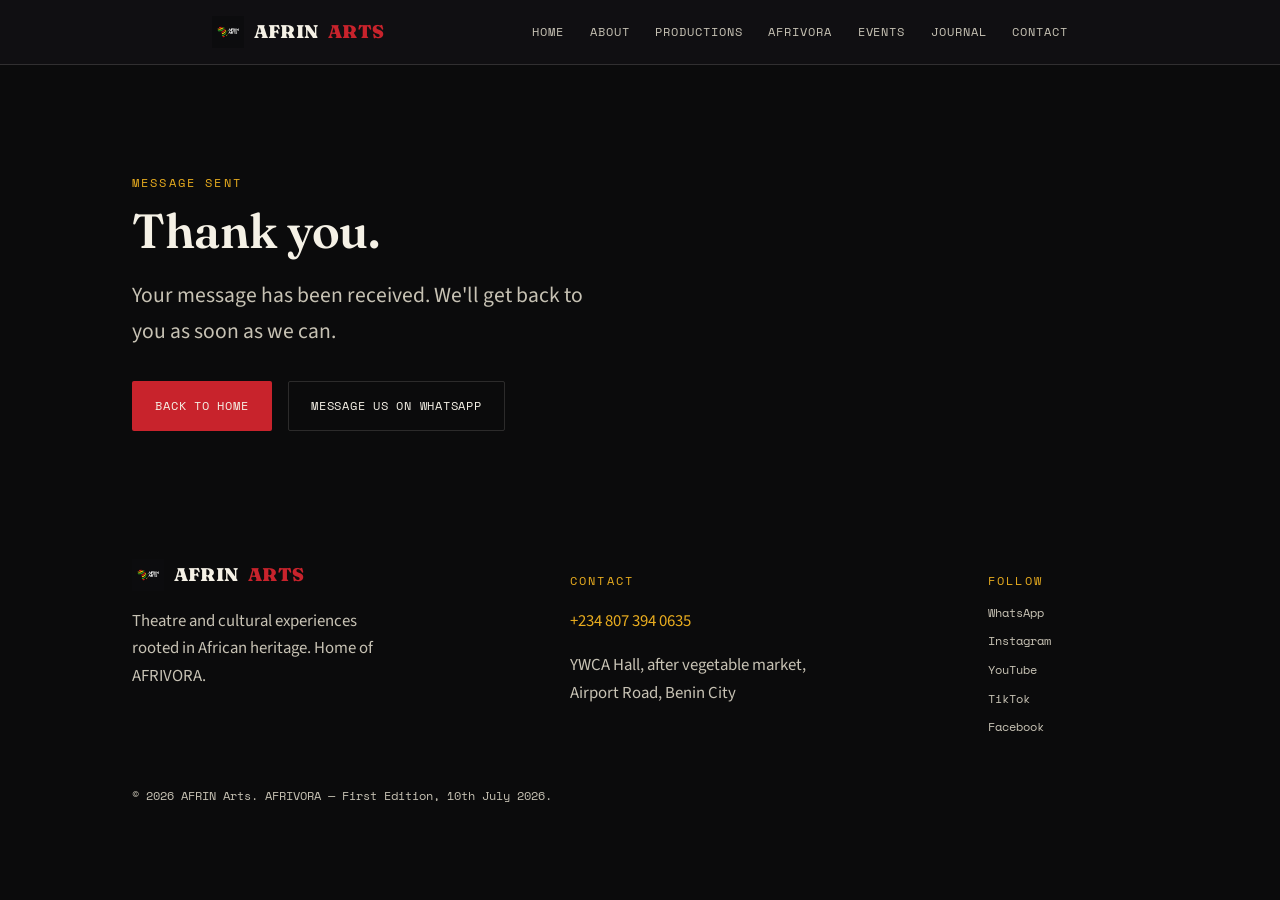
<file: thank-you.html>
<!DOCTYPE html>
<html lang="en">
<head>
<meta charset="UTF-8">
<meta name="viewport" content="width=device-width, initial-scale=1.0">
<title>Message Sent — AFRIN Arts</title>
<meta name="robots" content="noindex">
<link rel="preconnect" href="https://fonts.googleapis.com">
<link rel="preconnect" href="https://fonts.gstatic.com" crossorigin>
<link href="https://fonts.googleapis.com/css2?family=Fraunces:opsz,wght@9..144,400;9..144,600;9..144,900&family=Source+Sans+3:wght@400;500;600;700&family=Space+Mono:wght@400;700&display=swap" rel="stylesheet">
<link rel="stylesheet" href="styles.css">
</head>
<body>

<header class="site-nav">
  <div class="nav-inner">
    <div class="brand"><a href="index.html" style="display:flex;align-items:center;gap:0.6rem;text-decoration:none;"><img src="images/afrin-arts-logo.jpg" alt="AFRIN Arts logo"> AFRIN <span>ARTS</span></a></div>
    <nav class="links">
      <a href="index.html">Home</a>
      <a href="about.html">About</a>
      <a href="productions.html">Productions</a>
      <a href="afrivora.html">AFRIVORA</a>
      <a href="events.html">Events</a>
      <a href="journal.html">Journal</a>
      <a href="contact.html">Contact</a>
    </nav>
  </div>
</header>

<section class="hero no-border">
  <div class="wrap">
    <p class="eyebrow">Message Sent</p>
    <h1 style="font-size:var(--fs-h2);">Thank you.</h1>
    <p class="lede">Your message has been received. We'll get back to you as soon as we can.</p>
    <div class="hero-actions">
      <a class="btn primary" href="index.html">Back to Home</a>
      <a class="btn ghost" href="https://wa.me/2349036796700" target="_blank" rel="noopener">Message us on WhatsApp</a>
    </div>
  </div>
</section>

<footer id="contact">
  <div class="wrap">
    <div class="foot-grid">
      <div>
        <div class="brand"><img src="images/afrin-arts-logo.jpg" alt="AFRIN Arts logo"> AFRIN <span>ARTS</span></div>
        <p style="color:var(--ivory-dim); max-width:32ch;">Theatre and cultural experiences rooted in African heritage. Home of AFRIVORA.</p>
      </div>
      <div>
        <p class="eyebrow">Contact</p>
        <p><a class="contact" href="tel:+2348073940635">+234 807 394 0635</a></p>
        <p style="color:var(--ivory-dim);">YWCA Hall, after vegetable market,<br>Airport Road, Benin City</p>
      </div>
      <div>
        <p class="eyebrow">Follow</p>
        <p class="social-links">
          <a href="https://wa.me/2349036796700" target="_blank" rel="noopener">WhatsApp</a>
          <a href="https://www.instagram.com/jatto_whisper_afrin_arts" target="_blank" rel="noopener">Instagram</a>
          <a href="https://youtube.com/@jattowhispertheatre" target="_blank" rel="noopener">YouTube</a>
          <a href="https://www.tiktok.com/@jatto_whisper" target="_blank" rel="noopener">TikTok</a>
          <a href="https://www.facebook.com/AfrinArts" target="_blank" rel="noopener">Facebook</a>
        </p>
      </div>
    </div>
    <p class="fine">© 2026 AFRIN Arts. AFRIVORA — First Edition, 10th July 2026.</p>
  </div>
</footer>

</body>
</html>
</file>
<file: styles.css>
:root{
    --ground:#0B0B0C;
    --ground-2:#161513;
    --ivory:#F5F1E6;
    --ivory-dim:#c7c2b4;
    --bronze:#E8AC1F;
    --bronze-deep:#b5860f;
    --coral:#C8232C;
    --verdigris:#1B7A43;
    --rule: rgba(245,241,230,0.14);

    --display: 'Fraunces', serif;
    --body: 'Source Sans 3', sans-serif;
    --mono: 'Space Mono', monospace;

    --fs-hero: clamp(2.6rem, 7.5vw, 5.6rem);
    --fs-h2: clamp(1.9rem, 4.4vw, 3rem);
    --fs-h3: clamp(1.25rem, 2.4vw, 1.6rem);
    --fs-lede: clamp(1.1rem, 1.8vw, 1.35rem);
    --fs-body: 1.05rem;
    --fs-small: 0.85rem;

    --gap: clamp(1.5rem, 4vw, 3.5rem);
  }

  *{box-sizing:border-box;}
  html{scroll-behavior:smooth;}
  body{
    margin:0;
    background:var(--ground);
    color:var(--ivory);
    font-family:var(--body);
    font-size:var(--fs-body);
    line-height:1.65;
    -webkit-font-smoothing:antialiased;
  }
  a{color:inherit;}
  img{max-width:100%;display:block;}

  .wrap{
    max-width:920px;
    margin:0 auto;
    padding-left:clamp(1.25rem,5vw,2rem);
    padding-right:clamp(1.25rem,5vw,2rem);
  }
  @media (min-width:1024px){
    .wrap{max-width:1080px;}
  }
  @media (min-width:1400px){
    .wrap{max-width:1240px;}
  }

  .eyebrow{
    font-family:var(--mono);
    font-size:0.75rem;
    letter-spacing:0.18em;
    text-transform:uppercase;
    color:var(--bronze);
  }

  /* NAV */
  header.site-nav{
    position:sticky; top:0; z-index:50;
    background:rgba(18,16,20,0.88);
    backdrop-filter:blur(6px);
    border-bottom:1px solid var(--rule);
  }
  .nav-inner{
    max-width:920px;
    margin:0 auto;
    padding:1rem clamp(1.25rem,5vw,2rem);
    display:flex;
    align-items:center;
    justify-content:space-between;
  }
  .brand{
    font-family:var(--display);
    font-weight:900;
    font-size:1.15rem;
    letter-spacing:0.02em;
    display:flex;
    align-items:center;
    gap:0.6rem;
  }
  .brand img{height:32px; width:auto; display:block;}
  .brand span{color:var(--coral);}
  nav.links{display:flex; gap:1.6rem;}
  nav.links a{
    font-family:var(--mono);
    font-size:0.75rem;
    letter-spacing:0.08em;
    text-transform:uppercase;
    text-decoration:none;
    color:var(--ivory-dim);
    transition:color .2s ease;
  }
  nav.links a:hover{color:var(--coral);}
  nav.links a.active{color:var(--bronze);}
  @media (max-width:560px){
    nav.links{gap:1rem;}
    nav.links a{font-size:0.68rem;}
  }

  /* HERO */
  .hero{
    padding:clamp(3.5rem,10vw,6rem) 0 clamp(2.5rem,6vw,4rem);
    border-bottom:1px solid var(--rule);
  }
  .hero-grid{
    display:grid;
    grid-template-columns:1fr;
    gap:2.5rem;
    align-items:center;
  }
  .hero-visual{display:none;}
  @media (min-width:900px){
    .hero-grid{grid-template-columns:1.1fr 0.9fr; gap:3.5rem;}
    .hero-visual{
      display:block;
      aspect-ratio:4/5;
      overflow:hidden;
      border-radius:4px;
      border:1px solid var(--rule);
    }
    .hero-visual img{width:100%; height:100%; object-fit:cover;}
  }
  .hero h1{
    font-family:var(--display);
    font-weight:600;
    font-size:var(--fs-hero);
    line-height:1.04;
    margin:0.8rem 0 1.4rem;
    letter-spacing:-0.01em;
  }
  .hero h1 em{
    font-style:italic;
    font-weight:400;
    color:var(--bronze);
  }
  .hero p.lede{
    font-size:var(--fs-lede);
    color:var(--ivory-dim);
    max-width:44ch;
    margin:0 0 2rem;
  }
  .hero-actions{display:flex; gap:1rem; flex-wrap:wrap;}
  .btn{
    display:inline-block;
    font-family:var(--mono);
    font-size:0.78rem;
    letter-spacing:0.06em;
    text-transform:uppercase;
    text-decoration:none;
    padding:0.85rem 1.4rem;
    border-radius:2px;
    border:1px solid transparent;
  }
  .btn.primary{background:var(--coral); color:var(--ivory);}
  .btn.primary:hover{background:#a8362d;}
  .btn.ghost{border-color:var(--rule); color:var(--ivory);}
  .btn.ghost:hover{border-color:var(--bronze); color:var(--bronze);}

  /* FLYER ROW */
  .flyer-row{
    display:grid;
    grid-template-columns:1fr;
    gap:2rem;
    margin-top:2rem;
    align-items:start;
  }
  .flyer-figure{margin:0;}
  .flyer-figure img{
    width:100%;
    border-radius:4px;
    border:1px solid var(--rule);
  }
  @media (min-width:900px){
    .flyer-row{grid-template-columns:0.85fr 1.15fr; gap:3rem;}
  }

  /* SIGNATURE MARK */
  .mark-band{
    padding:clamp(2rem,6vw,3.5rem) 0;
    overflow:hidden;
    border-bottom:1px solid var(--rule);
  }
  .afrivora-mark{
    font-family:var(--display);
    font-weight:900;
    font-size:clamp(3.4rem, 13vw, 9rem);
    line-height:0.85;
    margin:0;
    letter-spacing:-0.015em;
    background-image:repeating-linear-gradient(128deg,
      var(--coral) 0 14px,
      var(--bronze) 14px 28px,
      var(--ivory) 28px 33px,
      var(--verdigris) 33px 47px,
      #0B0B0C 47px 51px);
    -webkit-background-clip:text;
    background-clip:text;
    color:transparent;
    white-space:nowrap;
  }
  .mark-caption{
    font-family:var(--mono);
    font-size:0.78rem;
    color:var(--ivory-dim);
    margin-top:1rem;
    max-width:52ch;
  }

  /* SECTION GENERIC */
  section{padding:clamp(3rem,8vw,5.5rem) 0; border-bottom:1px solid var(--rule);}
  section.no-border{border-bottom:none;}
  section h2{
    font-family:var(--display);
    font-weight:600;
    font-size:var(--fs-h2);
    margin:0.5rem 0 1.5rem;
  }
  section h3{
    font-family:var(--display);
    font-weight:600;
    font-size:var(--fs-h3);
    margin:2rem 0 0.8rem;
    color:var(--ivory);
  }
  section p{color:var(--ivory-dim); max-width:66ch;}
  section p strong{color:var(--ivory);}

  /* ABOUT */
  .about-grid{
    margin-top:2rem;
  }
  .about-grid p{max-width:none;}
  @media (min-width:900px){
    .about-grid{column-count:2; column-gap:2.5rem;}
    .about-grid p{break-inside:avoid; margin-top:0; margin-bottom:1.6rem;}
  }
  .stat-row{
    display:flex; flex-wrap:wrap; gap:2.5rem;
    padding-top:1.5rem; margin-top:1.5rem;
    border-top:1px solid var(--rule);
  }
  .stat{font-family:var(--mono);}
  .stat .num{color:var(--bronze); font-size:1.6rem; display:block;}
  .stat .label{color:var(--ivory-dim); font-size:0.72rem; text-transform:uppercase; letter-spacing:0.06em;}

  /* FESTIVAL / EVENT CARD */
  .event-card{
    background:var(--ground-2);
    border:1px solid var(--rule);
    border-radius:4px;
    padding:clamp(1.5rem,4vw,2.5rem);
    margin-top:2rem;
  }
  .event-meta{
    display:grid;
    grid-template-columns:repeat(auto-fit,minmax(150px,1fr));
    gap:1.5rem;
    margin-top:1.5rem;
    font-family:var(--mono);
  }
  .event-meta .k{font-size:0.68rem; text-transform:uppercase; letter-spacing:0.08em; color:var(--bronze);}
  .event-meta .v{font-size:0.95rem; color:var(--ivory); margin-top:0.3rem;}

  .ticket-grid{
    display:grid;
    grid-template-columns:repeat(auto-fit,minmax(150px,1fr));
    gap:1px;
    background:var(--rule);
    margin-top:2rem;
    border:1px solid var(--rule);
  }
  .ticket{
    background:var(--ground);
    padding:1.5rem 1.2rem;
    text-align:left;
  }
  .ticket .tname{font-family:var(--mono); font-size:0.7rem; text-transform:uppercase; letter-spacing:0.08em; color:var(--ivory-dim);}
  .ticket .tprice{font-family:var(--display); font-weight:600; font-size:1.5rem; color:var(--coral); margin-top:0.4rem;}

  /* JOURNAL / ARTICLE */
  .journal-intro{margin-bottom:2rem;}
  article.post{
    max-width:66ch;
  }
  article.post p{color:var(--ivory-dim);}
  article.post blockquote{
    margin:2.2rem 0;
    padding:0 0 0 1.2rem;
    border-left:2px solid var(--coral);
    font-family:var(--display);
    font-style:italic;
    font-size:1.25rem;
    color:var(--ivory);
    line-height:1.5;
  }
  .byline{
    font-family:var(--mono);
    font-size:0.78rem;
    color:var(--ivory-dim);
    border-top:1px solid var(--rule);
    padding-top:1.5rem;
    margin-top:2.5rem;
  }
  .byline strong{color:var(--ivory);}

  /* TIMELINE */
  .timeline{border-top:1px solid var(--rule); margin-top:2rem;}
  .tl-item{
    display:grid; grid-template-columns:88px 1fr; gap:1.5rem;
    padding:1.8rem 0; border-bottom:1px solid var(--rule);
  }
  .tl-year{font-family:var(--mono); color:var(--bronze); font-size:1.05rem; padding-top:0.1rem;}
  .tl-item h4{font-family:var(--display); font-weight:600; margin:0 0 0.4rem; font-size:1.1rem; color:var(--ivory);}
  .tl-item p{margin:0;}
  @media (max-width:560px){
    .tl-item{grid-template-columns:1fr;}
    .tl-year{padding-top:0;}
  }

  /* MISSION / VISION */
  .mv-grid{display:grid; grid-template-columns:1fr 1fr; gap:2rem; margin-top:2rem;}
  @media (max-width:700px){.mv-grid{grid-template-columns:1fr;}}
  .mv-card{border-left:2px solid var(--coral); padding-left:1.2rem;}
  .mv-card h4{
    font-family:var(--mono); text-transform:uppercase; font-size:0.72rem;
    letter-spacing:0.08em; color:var(--bronze); margin:0 0 0.6rem;
  }

  /* VALUES */
  .values-grid{display:flex; flex-wrap:wrap; gap:0.6rem; margin-top:1.5rem;}
  .value-chip{
    font-family:var(--mono); font-size:0.72rem; text-transform:uppercase;
    letter-spacing:0.06em; border:1px solid var(--rule); padding:0.5rem 0.9rem;
    border-radius:2px; color:var(--ivory-dim);
  }

  /* COLLABORATORS */
  .collab-list{margin-top:1.2rem; color:var(--ivory-dim); line-height:2.1;}
  .collab-list .dot{color:var(--bronze); margin:0 0.6rem;}

  /* JOURNAL LIST */
  .journal-list{
    display:grid;
    grid-template-columns:1fr;
    gap:1.5rem;
  }
  @media (min-width:700px){
    .journal-list{grid-template-columns:1fr 1fr;}
  }
  .journal-card{
    display:block;
    text-decoration:none;
    background:var(--ground-2);
    border:1px solid var(--rule);
    border-radius:4px;
    padding:1.6rem;
    transition:border-color .2s ease;
  }
  .journal-card:hover{border-color:var(--bronze);}
  .journal-card h3{
    font-family:var(--display); font-weight:600; color:var(--ivory);
    font-size:1.3rem; margin:0.2rem 0 0.6rem;
  }

  /* GALLERY */
  .gallery-group{margin-top:2.5rem;}
  .gallery-group h3{margin-top:0;}
  .gallery-grid{
    display:grid;
    grid-template-columns:repeat(auto-fill,minmax(220px,1fr));
    gap:0.8rem;
    margin-top:1.2rem;
  }
  .gallery-grid figure{margin:0; position:relative; overflow:hidden; border-radius:3px; background:var(--ground-2);}
  .gallery-grid img{
    width:100%; height:260px; object-fit:cover; display:block;
    filter:saturate(1.02);
    transition:transform .4s ease;
  }
  .gallery-grid figure:hover img{transform:scale(1.04);}
  .gallery-grid figcaption{
    font-family:var(--mono); font-size:0.68rem; color:var(--ivory-dim);
    padding:0.5rem 0.1rem 0;
  }
  .gallery-wide img{height:auto;}

  /* FOOTER */
  footer{
    padding:clamp(2.5rem,6vw,4rem) 0 3rem;
  }
  footer .foot-grid{
    display:flex; flex-wrap:wrap; justify-content:space-between; gap:2.5rem;
  }
  footer .foot-grid > div{min-width:160px;}
  footer .brand{margin-bottom:0.5rem;}
  footer .fine{font-family:var(--mono); font-size:0.72rem; color:var(--ivory-dim); margin-top:2rem;}
  footer a.contact{color:var(--bronze); text-decoration:none;}
  footer a.contact:hover{text-decoration:underline;}
  .social-links{display:flex; flex-direction:column; gap:0.5rem; margin-top:0.2rem;}
  .social-links a{font-family:var(--mono); font-size:0.78rem; text-decoration:none; color:var(--ivory-dim);}
  .social-links a:hover{color:var(--coral);}

  /* CONTACT FORM */
  .contact-form{max-width:520px; margin-top:1rem;}
  .form-row{margin-bottom:1.3rem;}
  .form-row label{
    display:block; font-family:var(--mono); font-size:0.7rem;
    text-transform:uppercase; letter-spacing:0.08em; color:var(--bronze);
    margin-bottom:0.5rem;
  }
  .form-row input, .form-row textarea{
    width:100%; background:var(--ground-2); border:1px solid var(--rule);
    color:var(--ivory); font-family:var(--body); font-size:1rem;
    padding:0.75rem 0.9rem; border-radius:2px; resize:vertical;
  }
  .form-row input:focus, .form-row textarea:focus{
    outline:none; border-color:var(--bronze);
  }
  .form-hide{position:absolute; left:-9999px;}
</file>
